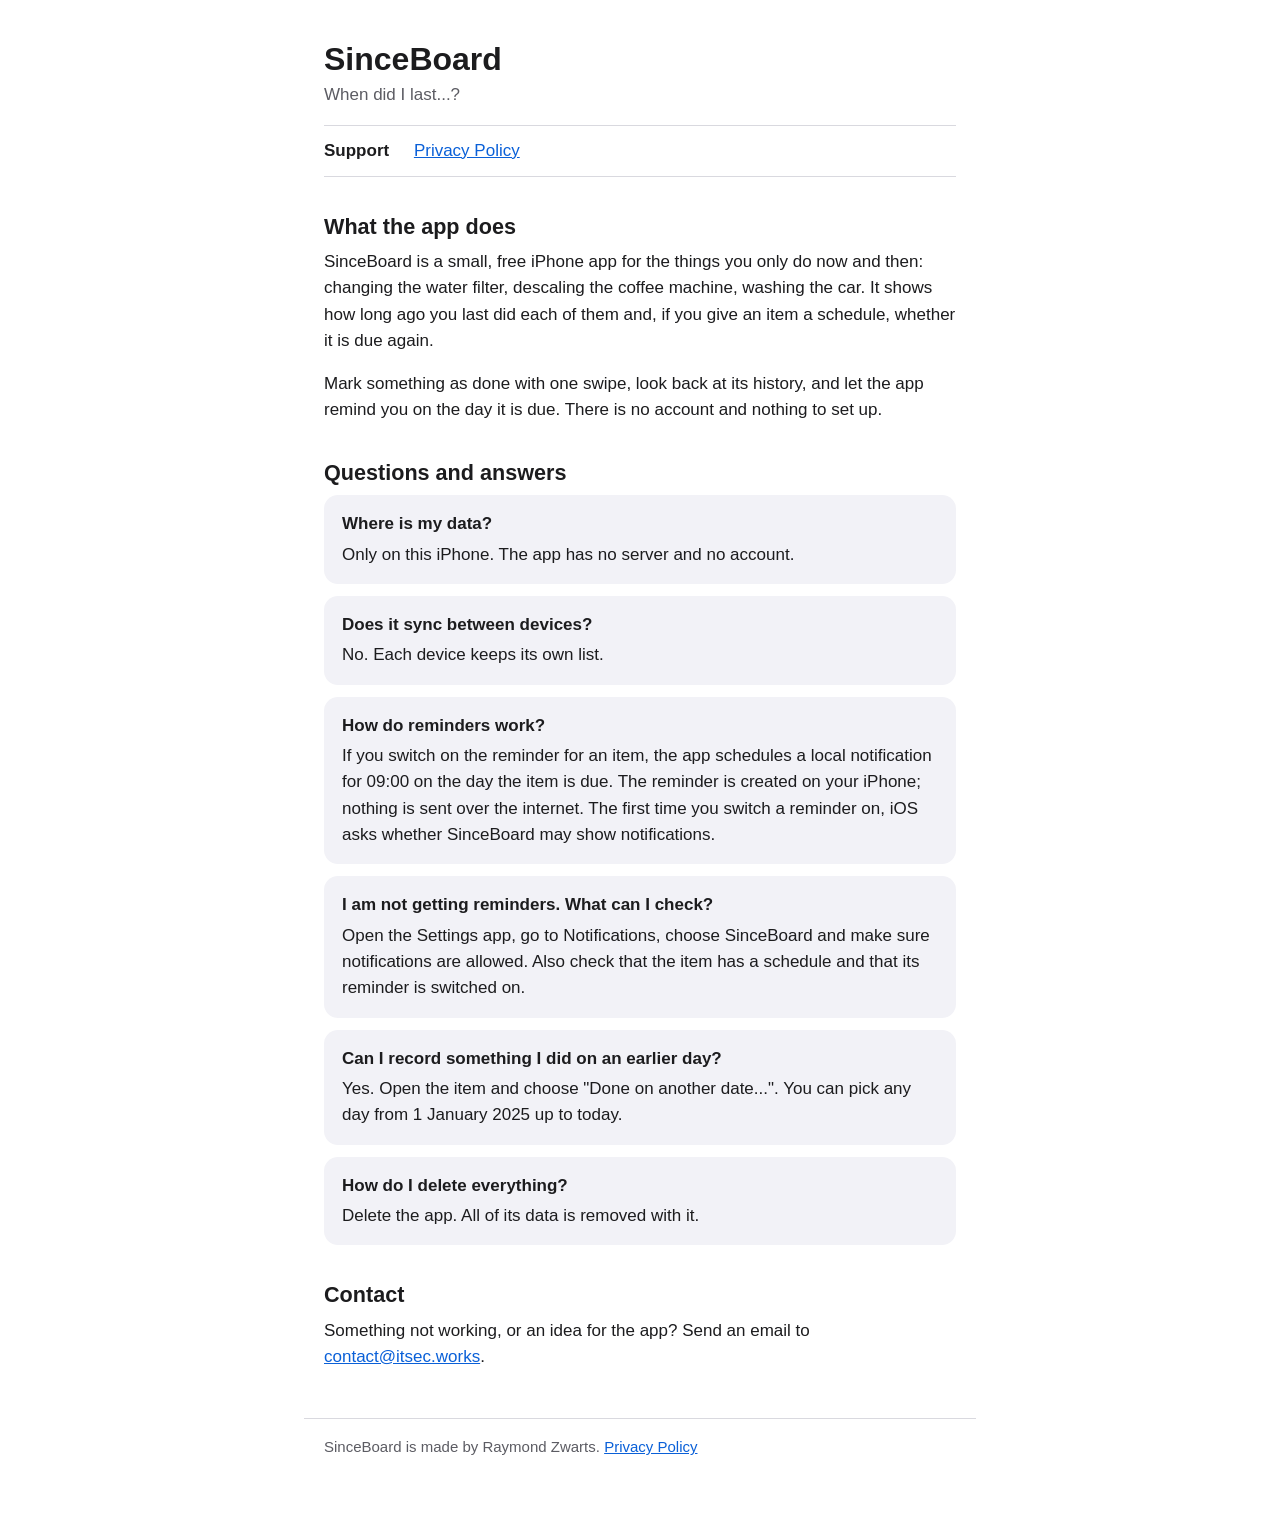
<file: index.html>
<!DOCTYPE html>
<html lang="en">
<head>
    <meta charset="utf-8">
    <meta name="viewport" content="width=device-width, initial-scale=1">
    <title>SinceBoard - Support</title>
    <meta name="description" content="Support for SinceBoard, an iPhone app that tracks when you last did the things you only do now and then.">
    <link rel="stylesheet" href="style.css">
</head>
<body>
    <header>
        <h1>SinceBoard</h1>
        <p class="tagline">When did I last...?</p>
        <nav aria-label="Pages">
            <a href="index.html" aria-current="page">Support</a>
            <a href="privacy.html">Privacy Policy</a>
        </nav>
    </header>

    <main>
        <h2>What the app does</h2>
        <p>
            SinceBoard is a small, free iPhone app for the things you only do now and
            then: changing the water filter, descaling the coffee machine, washing the
            car. It shows how long ago you last did each of them and, if you give an
            item a schedule, whether it is due again.
        </p>
        <p>
            Mark something as done with one swipe, look back at its history, and let the
            app remind you on the day it is due. There is no account and nothing to set
            up.
        </p>

        <h2>Questions and answers</h2>
        <ul class="faq">
            <li>
                <h3>Where is my data?</h3>
                <p>Only on this iPhone. The app has no server and no account.</p>
            </li>
            <li>
                <h3>Does it sync between devices?</h3>
                <p>No. Each device keeps its own list.</p>
            </li>
            <li>
                <h3>How do reminders work?</h3>
                <p>
                    If you switch on the reminder for an item, the app schedules a local
                    notification for 09:00 on the day the item is due. The reminder is
                    created on your iPhone; nothing is sent over the internet. The first
                    time you switch a reminder on, iOS asks whether SinceBoard may show
                    notifications.
                </p>
            </li>
            <li>
                <h3>I am not getting reminders. What can I check?</h3>
                <p>
                    Open the Settings app, go to Notifications, choose SinceBoard and make
                    sure notifications are allowed. Also check that the item has a
                    schedule and that its reminder is switched on.
                </p>
            </li>
            <li>
                <h3>Can I record something I did on an earlier day?</h3>
                <p>
                    Yes. Open the item and choose "Done on another date...". You can pick
                    any day from 1 January 2025 up to today.
                </p>
            </li>
            <li>
                <h3>How do I delete everything?</h3>
                <p>Delete the app. All of its data is removed with it.</p>
            </li>
        </ul>

        <h2>Contact</h2>
        <p>
            Something not working, or an idea for the app? Send an email to
            <a href="mailto:contact@itsec.works">contact@itsec.works</a>.
        </p>
    </main>

    <footer>
        <p>SinceBoard is made by Raymond Zwarts. <a href="privacy.html">Privacy Policy</a></p>
    </footer>
</body>
</html>
</file>
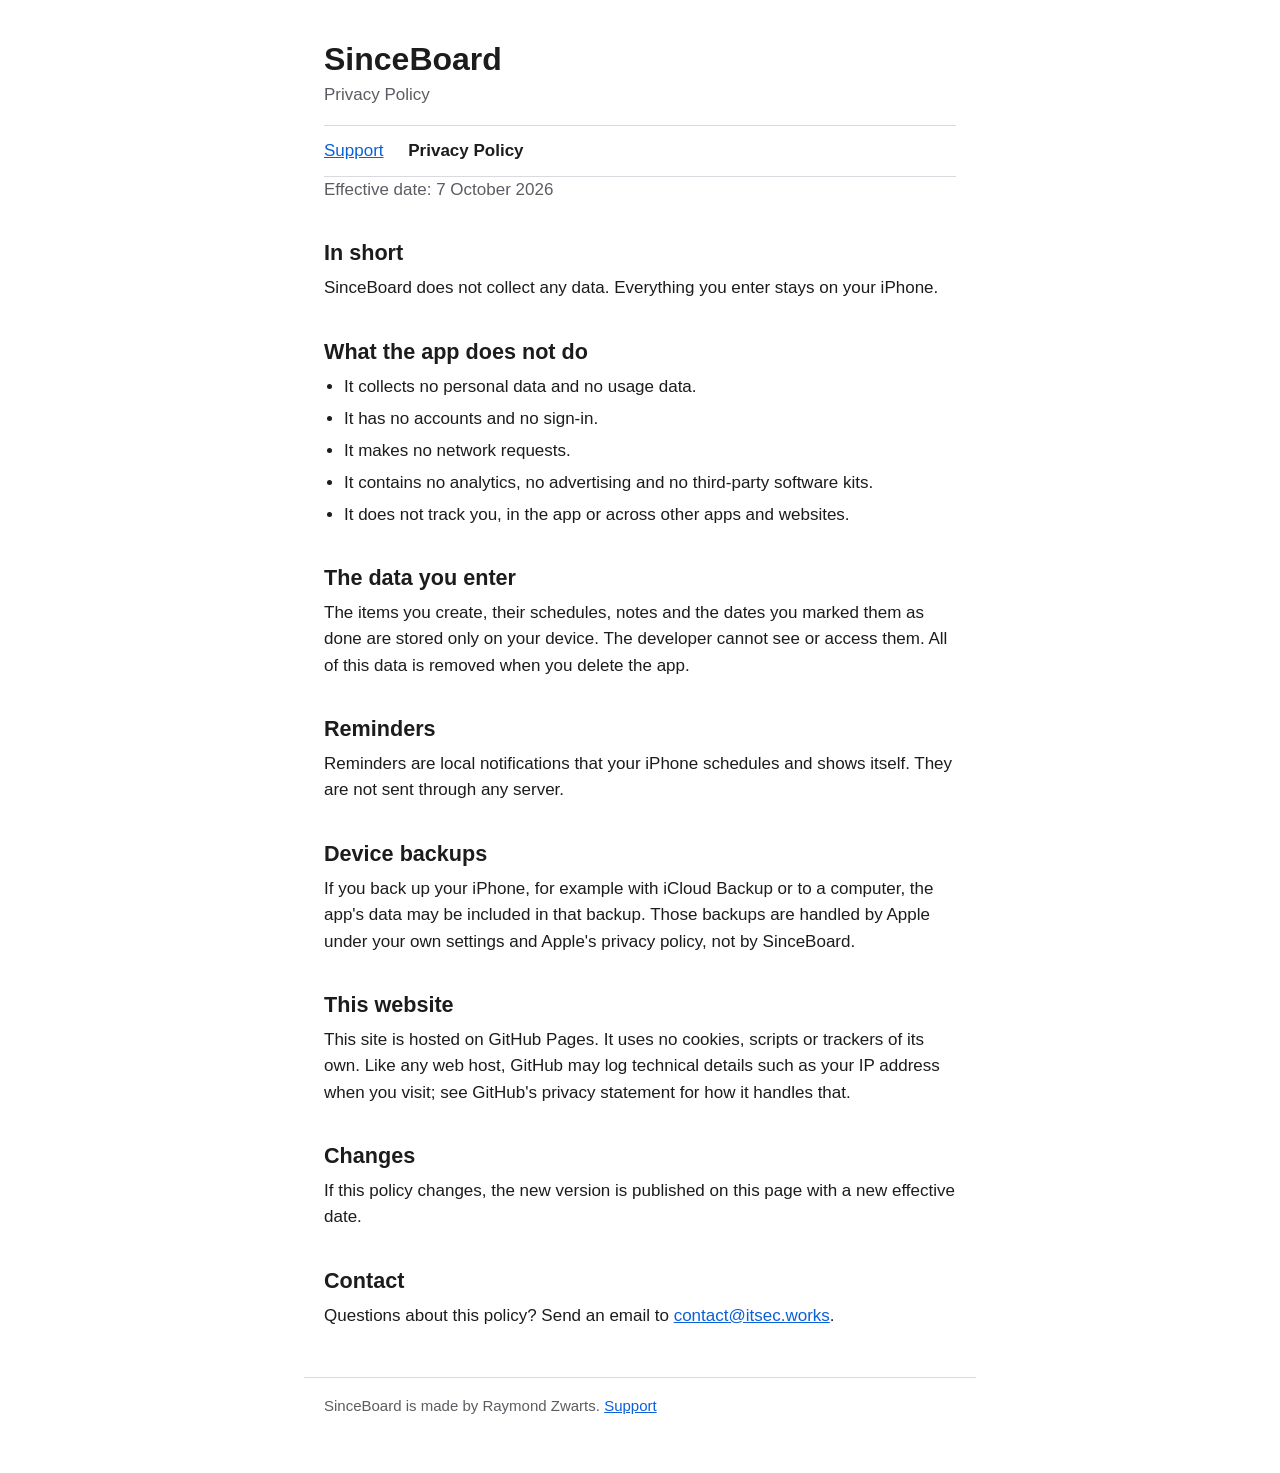
<file: privacy.html>
<!DOCTYPE html>
<html lang="en">
<head>
    <meta charset="utf-8">
    <meta name="viewport" content="width=device-width, initial-scale=1">
    <title>SinceBoard - Privacy Policy</title>
    <meta name="description" content="Privacy policy for the SinceBoard iPhone app: no data is collected.">
    <link rel="stylesheet" href="style.css">
</head>
<body>
    <header>
        <h1>SinceBoard</h1>
        <p class="tagline">Privacy Policy</p>
        <nav aria-label="Pages">
            <a href="index.html">Support</a>
            <a href="privacy.html" aria-current="page">Privacy Policy</a>
        </nav>
    </header>

    <main>
        <p class="note">Effective date: 7 October 2026</p>

        <h2>In short</h2>
        <p>SinceBoard does not collect any data. Everything you enter stays on your iPhone.</p>

        <h2>What the app does not do</h2>
        <ul class="plain">
            <li>It collects no personal data and no usage data.</li>
            <li>It has no accounts and no sign-in.</li>
            <li>It makes no network requests.</li>
            <li>It contains no analytics, no advertising and no third-party software kits.</li>
            <li>It does not track you, in the app or across other apps and websites.</li>
        </ul>

        <h2>The data you enter</h2>
        <p>
            The items you create, their schedules, notes and the dates you marked them
            as done are stored only on your device. The developer cannot see or access
            them. All of this data is removed when you delete the app.
        </p>

        <h2>Reminders</h2>
        <p>
            Reminders are local notifications that your iPhone schedules and shows
            itself. They are not sent through any server.
        </p>

        <h2>Device backups</h2>
        <p>
            If you back up your iPhone, for example with iCloud Backup or to a computer,
            the app's data may be included in that backup. Those backups are handled by
            Apple under your own settings and Apple's privacy policy, not by SinceBoard.
        </p>

        <h2>This website</h2>
        <p>
            This site is hosted on GitHub Pages. It uses no cookies, scripts or
            trackers of its own. Like any web host, GitHub may log technical details
            such as your IP address when you visit; see GitHub's privacy statement for
            how it handles that.
        </p>

        <h2>Changes</h2>
        <p>
            If this policy changes, the new version is published on this page with a
            new effective date.
        </p>

        <h2>Contact</h2>
        <p>
            Questions about this policy? Send an email to
            <a href="mailto:contact@itsec.works">contact@itsec.works</a>.
        </p>
    </main>

    <footer>
        <p>SinceBoard is made by Raymond Zwarts. <a href="index.html">Support</a></p>
    </footer>
</body>
</html>
</file>
<file: style.css>
/* SinceBoard support site. Plain CSS, no external resources. */

:root {
    color-scheme: light dark;
    --background: #ffffff;
    --surface: #f2f2f7;
    --text: #1c1c1e;
    --muted: #5c5c63;
    --accent: #0a60d8;
    --border: #d9d9df;
}

@media (prefers-color-scheme: dark) {
    :root {
        --background: #111113;
        --surface: #1c1c1e;
        --text: #f2f2f7;
        --muted: #a9a9b2;
        --accent: #6aa9ff;
        --border: #3a3a3f;
    }
}

* {
    box-sizing: border-box;
}

body {
    margin: 0;
    background: var(--background);
    color: var(--text);
    font-family: -apple-system, BlinkMacSystemFont, "Segoe UI", Roboto, Helvetica, Arial, sans-serif;
    font-size: 1.0625rem;
    line-height: 1.55;
}

header,
main,
footer {
    max-width: 42rem;
    margin: 0 auto;
    padding: 0 1.25rem;
}

header {
    padding-top: 2.5rem;
}

h1 {
    margin: 0 0 0.25rem;
    font-size: 2rem;
    line-height: 1.2;
}

h2 {
    margin: 2.25rem 0 0.5rem;
    font-size: 1.35rem;
    line-height: 1.3;
}

h3 {
    margin: 0 0 0.25rem;
    font-size: 1.0625rem;
}

p {
    margin: 0 0 1rem;
}

a {
    color: var(--accent);
}

a:focus-visible {
    outline: 3px solid var(--accent);
    outline-offset: 2px;
    border-radius: 3px;
}

.tagline,
.note {
    color: var(--muted);
}

nav {
    margin: 1rem 0 0;
    padding: 0.75rem 0;
    border-top: 1px solid var(--border);
    border-bottom: 1px solid var(--border);
}

nav a {
    margin-right: 1.25rem;
}

nav a[aria-current="page"] {
    color: var(--text);
    font-weight: 600;
    text-decoration: none;
}

.faq {
    margin: 0;
    padding: 0;
    list-style: none;
}

.faq li {
    margin: 0 0 0.75rem;
    padding: 1rem 1.125rem;
    background: var(--surface);
    border-radius: 0.875rem;
}

.faq p {
    margin: 0;
}

ul.plain {
    margin: 0 0 1rem;
    padding-left: 1.25rem;
}

ul.plain li {
    margin-bottom: 0.35rem;
}

footer {
    margin-top: 3rem;
    padding-top: 1rem;
    padding-bottom: 2.5rem;
    border-top: 1px solid var(--border);
    color: var(--muted);
    font-size: 0.9375rem;
}
</file>
